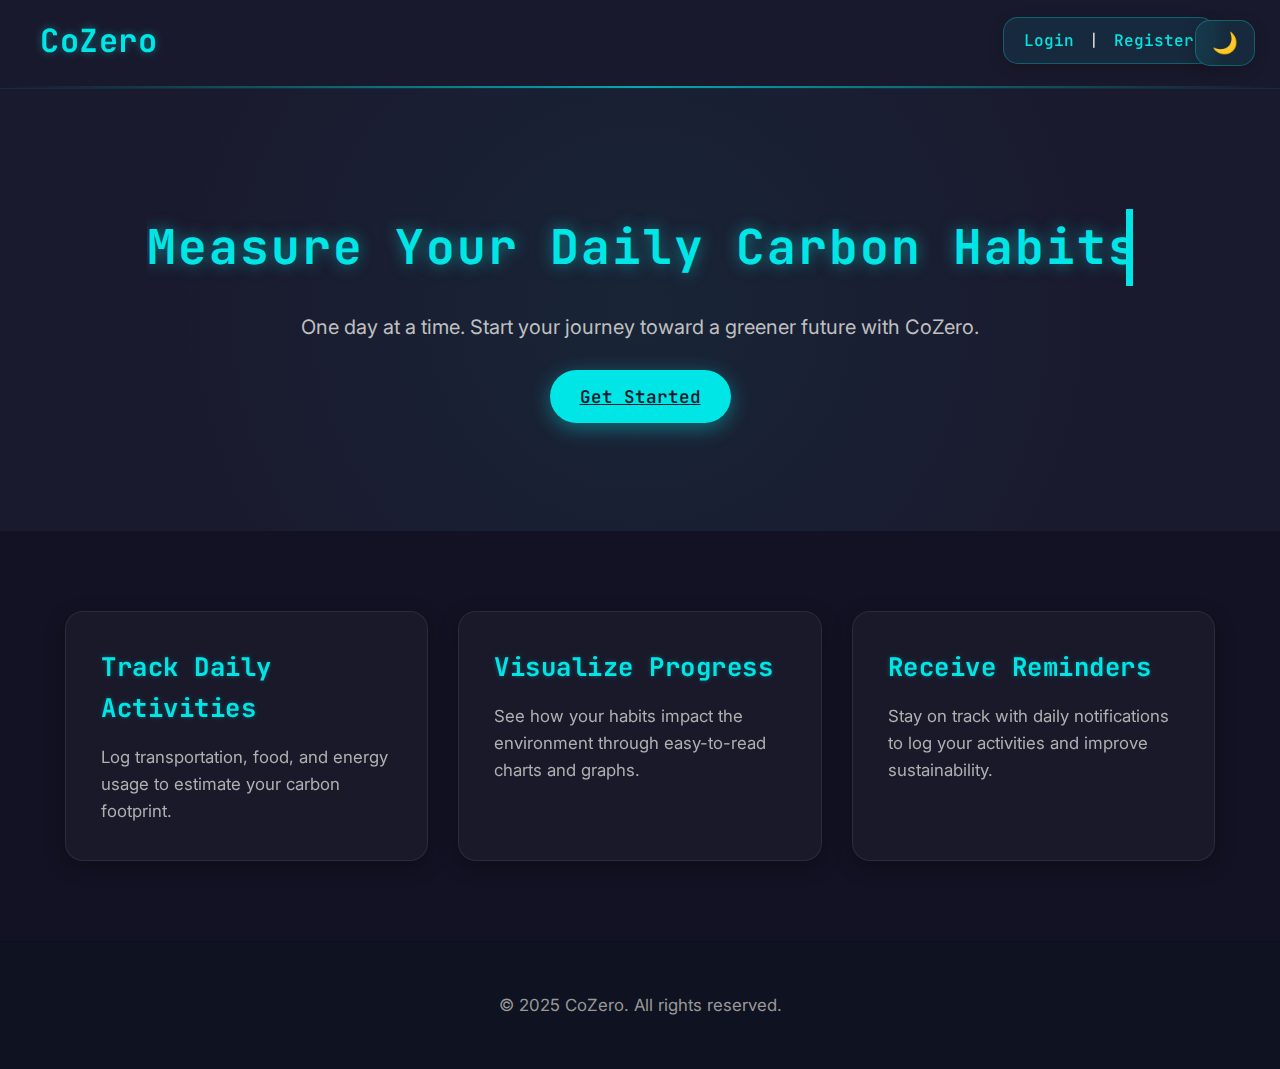
<file: index.html>
<!DOCTYPE html>
<html lang="en">
<head>
  <meta charset="UTF-8" />
  <meta name="viewport" content="width=device-width, initial-scale=1.0"/>
  <title>CoZero</title>
 
  <link href="https://fonts.googleapis.com/css2?family=Inter:wght@400;600&family=JetBrains+Mono&display=swap" rel="stylesheet">
  <link rel="stylesheet" href="css/styles.css" />
  <link rel="stylesheet" href="css/light-dark-mode.css" />
</head>
<body class=""> <header class="site-header">
    <div class="header-wrapper container">
      <div class="header-left">
        <a href="index.html" class="logo-link">
          <h1 class="logo">CoZero</h1>
        </a>
      </div>
     
      <div class="header-right">
        <div class="auth-links">
          <a href="login.html">Login</a> | <a href="register.html">Register</a>
        </div>
        <button id="theme-toggle" class="theme-toggle">🌙</button>
      </div>
    </div>
    <div class="vaporwave-line"></div>
  </header>
 
 
  <section class="hero-section">
    <div class="container">
      <h2 class="hero-title">Measure Your Daily Carbon Habits</h2>
      <p>One day at a time. Start your journey toward a greener future with CoZero.</p>
      <a href="login.html" class="btn-primary">Get Started</a>
    </div>
  </section>
 
  <section class="features-section">
    <div class="container grid-columns"> <div class="feature-card">
        <h3>Track Daily Activities</h3>
        <p>Log transportation, food, and energy usage to estimate your carbon footprint.</p>
      </div>
      <div class="feature-card">
        <h3>Visualize Progress</h3>
        <p>See how your habits impact the environment through easy-to-read charts and graphs.</p>
      </div>
      <div class="feature-card">
        <h3>Receive Reminders</h3>
        <p>Stay on track with daily notifications to log your activities and improve sustainability.</p>
      </div>
    </div>
  </section>
 
  <footer class="site-footer">
    <div class="container">
      <p>&copy; 2025 CoZero. All rights reserved.</p>
    </div>
  </footer>
 
  <script src="js/theme-toggle.js"></script>
</body>
</html>
</file>
<file: css/styles.css>
/*
 * style.css
 * This file contains the default (dark mode) styles for your website.
 * Design Principle: Deep indigo background, vibrant electric cyan accents, subtle glassmorphism.
 */
 
/* General Styles */
* {
  margin: 0;
  padding: 0;
  box-sizing: border-box;
}
 
body {
  font-family: 'Inter', sans-serif;
  color: #e0e0e0; /* Soft off-white for main text in dark mode */
  background-color: #1a1a2e; /* Deep indigo background for dark mode */
  line-height: 1.6;
  transition: background-color 0.4s ease, color 0.4s ease; /* Smoother transitions */
 
  /* NEW: Flexbox for full page layout (especially for login/register pages) */
  display: flex;
  flex-direction: column; /* Stack header, main content, and footer vertically */
  min-height: 100vh; /* Ensure body takes at least full viewport height */
}
 
/* Container for layout */
.container {
  max-width: 1200px;
  margin: 0 auto;
  padding: 0 25px; /* Slightly more padding */
}
 
/* Typography Enhancements */
h1, h2, h3 {
    font-family: 'Sreda', 'JetBrains Mono', monospace; /* Futuristic font for headings */
    letter-spacing: 0.5px;
}
 
p {
    font-family: 'Inter', sans-serif;
    font-size: 1.05rem; /* Slightly larger base paragraph font */
}
 
/* Logo - Futuristic Font */
.logo {
  font-size: 2rem; /* Slightly larger logo */
  font-weight: 700; /* Bolder logo */
  color: #00e6e6; /* Vibrant electric cyan for dark mode */
  text-shadow: 0 0 8px rgba(0, 230, 230, 0.4); /* Subtle glow */
}
 
/* Styling for the clickable logo link */
.logo-link {
    text-decoration: none; /* Remove underline from the logo link */
    color: inherit; /* Inherit color from h1.logo */
}
.logo-link:hover .logo {
    opacity: 0.8; /* Subtle hover effect on the logo itself */
    text-shadow: 0 0 12px rgba(0, 230, 230, 0.7); /* Slightly stronger glow on hover */
}
 
 
/* Header */
.site-header {
  width: 100%;
  position: relative;
  display: flex;
  flex-direction: column; /* Allow vaporwave line below content */
  align-items: center;
  justify-content: space-between;
  padding: 15px 0 0; /* Adjusted padding */
  background-color: rgba(26, 26, 46, 0.9); /* Slightly transparent background for glass effect */
  backdrop-filter: blur(12px); /* Stronger blur */
  border-bottom: 1px solid rgba(0, 230, 230, 0.1); /* Subtle bottom border */
  transition: background-color 0.4s ease;
  z-index: 10;
}
 
.header-wrapper {
    display: flex;
    justify-content: space-between;
    align-items: center;
    width: 100%;
    padding-bottom: 15px; /* Space between content and line */
}
 
/* Animated Vaporwave Line */
.vaporwave-line {
  width: 100%;
  height: 2px;
  background: linear-gradient(90deg, transparent, #00e6e6, transparent); /* Vibrant electric cyan vapor wave line */
  animation: vaporWave 4s cubic-bezier(0.4, 0, 0.2, 1) infinite; /* Smoother animation curve */
  opacity: 0.7;
  margin-top: 5px; /* Adjust spacing */
}
 
@keyframes vaporWave {
  0% {
    transform: translateX(-100%);
    opacity: 0.4;
  }
  50% {
    transform: translateX(100%);
    opacity: 1;
  }
  100% {
    transform: translateX(-100%);
    opacity: 0.4;
  }
}
 
.header-left,
.header-right {
  display: flex;
  align-items: center;
  gap: 20px; /* Increased gap */
}
 
.header-left {
  justify-content: flex-start;
  padding-left: 0; /* Handled by container implicitly through negative margin */
  margin-top: 0;
  margin-left: -25px; /* UPDATED: Moves "CoZero" further to the left */
}
 
.header-right {
  justify-content: flex-end;
  padding-right: 0; /* Handled by container */
  margin-top: 0;
}
 
/* Auth Links */
.auth-links {
  display: flex;
  align-items: center;
  gap: 15px; /* Increased gap */
  font-family: 'JetBrains Mono', monospace;
  padding: 10px 20px; /* Slightly larger padding */
  border-radius: 15px; /* More rounded corners */
  background: rgba(0, 230, 230, 0.08); /* Subtle cyan overlay */
  border: 1px solid rgba(0, 230, 230, 0.3);
  backdrop-filter: blur(10px);
  box-shadow: 0 4px 15px rgba(0, 0, 0, 0.2); /* Deeper shadow */
  transition: all 0.3s ease;
}
 
.auth-links a {
  text-decoration: none;
  color: #00e6e6; /* Vibrant electric cyan link color */
  font-weight: 500;
  transition: color 0.3s ease;
  position: relative;
}
 
.auth-links a::after {
  content: '';
  position: absolute;
  width: 0%;
  height: 2px;
  bottom: -6px; /* Lower underline */
  left: 0;
  background: #00e6e6; /* Vibrant electric cyan underline */
  transition: width 0.3s ease;
}
 
.auth-links a:hover::after {
  width: 100%;
}
 
.auth-links a:hover {
  color: #00ff00; /* Brighter green on hover for contrast */
}
 
/* Theme Toggle Button - Fixed Position in Top Right */
.theme-toggle {
  position: fixed; /* Keep fixed position */
  top: 20px; /* Adjusted position */
  right: 25px; /* Adjusted position */
  background: rgba(0, 230, 230, 0.08);
  border: 1px solid rgba(0, 230, 230, 0.3);
  padding: 10px 16px; /* Consistent padding */
  border-radius: 15px; /* Consistent rounding */
  font-size: 1.3rem; /* Slightly larger icon */
  color: #00e6e6; /* Vibrant electric cyan icon color */
  cursor: pointer;
  backdrop-filter: blur(10px);
  z-index: 11; /* Above header for sure */
  box-shadow: 0 4px 15px rgba(0, 0, 0, 0.2);
  transition: all 0.3s ease;
}
 
.theme-toggle:hover {
  background: rgba(0, 230, 230, 0.18); /* More noticeable hover background */
  border-color: #00ff00; /* Green border on hover */
  color: #00ff00; /* Green icon on hover */
  box-shadow: 0 0 20px rgba(0, 230, 230, 0.7); /* Stronger glow on hover */
}
 
/* Hero Section */
.hero-section {
  padding: 120px 0; /* More vertical space */
  text-align: center;
  background: radial-gradient(circle at center, rgba(0, 230, 230, 0.05) 0%, transparent 70%); /* Subtle radial glow */
}
 
.hero-section h2 {
  font-size: 3rem; /* Larger heading */
  margin-bottom: 25px; /* More space */
  letter-spacing: 2px;
  color: #00e6e6; /* Hero section heading color - CYAN */
  text-shadow: 0 0 15px rgba(0, 230, 230, 0.5); /* Glowing effect */
}
 
.hero-section p {
  font-size: 1.25rem; /* Larger paragraph */
  margin-bottom: 40px; /* More space */
  max-width: 800px;
  margin-left: auto;
  margin-right: auto;
  color: #c0c0c0; /* Slightly darker text for contrast with cyan */
}
 
.hero-title {
  overflow: hidden;
  border-right: .15em solid #00e6e6; /* Vibrant electric cyan blinking cursor */
  white-space: nowrap;
  margin: 0 auto;
  letter-spacing: 2px;
  width: 34ch;
  animation:
    smoothType 4s ease-out forwards,
    blink-caret 0.75s step-end infinite;
}
 
/* Typing animation */
@keyframes smoothType {
  from {
    width: 0;
  }
  to {
    width: 34ch; /* Adjust if you change the text */
  }
}

 
/* Cursor blinking */
@keyframes blink-caret {
  from, to { border-color: transparent }
  50% { border-color: #00e6e6 } /* Vibrant electric cyan blinking cursor */
}
 
.btn-primary {
  background-color: #00e6e6; /* Vibrant electric cyan button background */
  color: #1a1a2e; /* Dark indigo text for contrast */
  border: none; /* No border needed with solid background */
  padding: 15px 30px; /* Larger padding */
  font-size: 1.1rem; /* Larger font */
  font-family: 'JetBrains Mono', monospace;
  font-weight: 600;
  border-radius: 50px; /* Pill shape */
  cursor: pointer;
  transition: all 0.3s ease;
  box-shadow: 0 5px 20px rgba(0, 230, 230, 0.4); /* Stronger shadow */
}
 
.btn-primary:hover {
  background-color: #00ff00; /* Green on hover */
  color: #0a0a1a; /* Even darker text */
  box-shadow: 0 0 25px rgba(0, 255, 0, 0.6); /* Green glow on hover */
  transform: translateY(-3px); /* Subtle lift effect */
}
 
/* Feature Cards */
.features-section {
  padding: 80px 0; /* More vertical space */
  background-color: #121224; /* Slightly lighter background for section contrast */
}
 
.grid-columns {
    display: grid;
    grid-template-columns: repeat(auto-fit, minmax(280px, 1fr));
    gap: 30px; /* Space between cards */
}
 
.feature-card {
  background: rgba(255, 255, 255, 0.03); /* More subtle background for glass effect */
  backdrop-filter: blur(8px);
  border: 1px solid rgba(255, 255, 255, 0.08); /* More subtle border */
  border-radius: 18px; /* More rounded corners */
  padding: 35px; /* More padding */
  transition: transform 0.3s ease, border-color 0.3s ease, box-shadow 0.3s ease;
  box-shadow: 0 6px 20px rgba(0, 0, 0, 0.3); /* Deeper shadow */
}
 
.feature-card:hover {
  transform: translateY(-8px); /* More pronounced lift */
  border-color: #00e6e6; /* Vibrant electric cyan border on hover */
  box-shadow: 0 10px 30px rgba(0, 230, 230, 0.3); /* Stronger glow shadow */
}
 
.feature-card h3 {
  margin-bottom: 15px; /* More space */
  font-size: 1.6rem; /* Larger heading */
  color: #00e6e6; /* Vibrant electric cyan heading color */
  text-shadow: 0 0 5px rgba(0, 230, 230, 0.3);
}
 
.feature-card p {
    color: #b0b0b0; /* Slightly desaturated text for feature cards */
}
 
/* Footer */
.site-footer {
  padding: 50px 0; /* More padding */
  text-align: center;
  font-size: 0.95rem;
  background-color: #0f1220; /* Distinct, very dark blue for footer */
  color: #999; /* Softer grey footer text */
  border-top: 1px solid rgba(0, 0, 0, 0.1);
}
 
/* Wrapper for main content to center forms on login/register pages */
.content-wrapper {
    flex-grow: 1; /* Allows this section to take up all available vertical space */
    display: flex;
    justify-content: center; /* Centers content horizontally */
    align-items: center; /* Centers content vertically */
    padding: 20px; /* Add some padding around the centered content */
    width: 100%; /* Ensure it spans full width */
}
 
/* Responsive Adjustments */
@media (max-width: 768px) {
  .hero-section h2 {
    font-size: 2.5rem;
  }
  .hero-section p {
    font-size: 1.1rem;
  }
  .theme-toggle {
    top: 15px;
    right: 15px;
    padding: 8px 12px;
    font-size: 1rem;
  }
  .auth-links {
    padding: 6px 12px;
    font-size: 0.9rem;
  }
  .auth-links a {
    font-size: 0.9rem;
  }
  .grid-columns {
    grid-template-columns: 1fr; /* Stack cards on small screens */
  }
  .feature-card {
    margin-bottom: 20px;
  }
}
</file>
<file: css/light-dark-mode.css>
/*
 * light-dark-mode.css
 * This file contains styles that override the default styles for light mode.
 * Design Principle: Light grey background, dark grey text, vibrant coral accents.
 */

/* Light Mode Body & Global Overrides */
body.light-mode {
  color: #333333; /* Darker text for light mode */
  background-color: #f0f2f5; /* Light grey background for light mode */
}

/* Light Mode Header Overrides */
body.light-mode .site-header {
  background-color: rgba(255, 255, 255, 0.9); /* Lighter, more transparent header */
  border-bottom: 1px solid rgba(255, 107, 107, 0.1); /* Subtle coral border */
}

body.light-mode .logo {
  color: #ff6b6b; /* Vibrant coral for logo in light mode */
  text-shadow: 0 0 8px rgba(255, 107, 107, 0.4);
}

body.light-mode .vaporwave-line {
  background: linear-gradient(90deg, transparent, #ff6b6b, transparent); /* Coral vapor wave line */
}

body.light-mode .auth-links {
  background: rgba(255, 107, 107, 0.08); /* Subtle coral overlay */
  border: 1px solid rgba(255, 107, 107, 0.3);
  box-shadow: 0 4px 15px rgba(0, 0, 0, 0.1);
}

body.light-mode .auth-links a {
  color: #ff6b6b; /* Vibrant coral link color */
}

body.light-mode .auth-links a::after {
  background: #ff6b6b; /* Vibrant coral underline */
}

body.light-mode .auth-links a:hover {
  color: #cc0000; /* Darker red on hover */
}

/* Light Mode Theme Toggle Overrides */
body.light-mode .theme-toggle {
  background: rgba(255, 107, 107, 0.08);
  border: 1px solid rgba(255, 107, 107, 0.3);
  color: #ff6b6b; /* Vibrant coral icon color */
  box-shadow: 0 4px 15px rgba(0, 0, 0, 0.1);
}

body.light-mode .theme-toggle:hover {
  background: rgba(255, 107, 107, 0.18);
  border-color: #cc0000; /* Darker red border on hover */
  color: #cc0000; /* Darker red icon on hover */
  box-shadow: 0 0 20px rgba(255, 107, 107, 0.4);
}

/* Light Mode Hero Section Overrides */
body.light-mode .hero-section {
  background: radial-gradient(circle at center, rgba(255, 107, 107, 0.05) 0%, transparent 70%); /* Subtle radial glow */
}

body.light-mode .hero-section h2 {
  color: #ff6b6b; /* Hero section heading color - CORAL */
  text-shadow: 0 0 15px rgba(255, 107, 107, 0.5);
}

body.light-mode .hero-section p {
  color: #555555; /* Darker text for contrast */
}

/* NEW: Light Mode specific blinking caret animation */
@keyframes light-blink-caret {
  from, to { border-color: transparent }
  50% { border-color: #ff6b6b; } /* Blinking cursor 50% color, now vibrant coral for light mode */
}

/* Apply light mode animation to hero title */
body.light-mode .hero-title {
  /* Override the default animation with the light-mode specific one */
  animation: typing 4s steps(30, end), light-blink-caret 0.75s step-end infinite;
  border-right-color: #ff6b6b; /* Ensure initial/final color is correct */
}

body.light-mode .btn-primary {
  background-color: #ff6b6b; /* Vibrant coral button background */
  color: #fff; /* White text for contrast */
  box-shadow: 0 5px 20px rgba(255, 107, 107, 0.4);
}

body.light-mode .btn-primary:hover {
  background-color: #cc0000; /* Darker red on hover */
  color: #fff;
  box-shadow: 0 0 25px rgba(255, 0, 0, 0.6);
}

/* Light Mode Feature Cards Overrides */
body.light-mode .features-section {
  background-color: #e2e4e7; /* Slightly darker background for section contrast */
}

body.light-mode .feature-card {
  background: rgba(255, 255, 255, 0.6); /* More opaque white background for glass effect */
  border: 1px solid rgba(0, 0, 0, 0.1);
  box-shadow: 0 6px 20px rgba(0, 0, 0, 0.15);
}

body.light-mode .feature-card:hover {
  border-color: #ff6b6b; /* Vibrant coral border on hover */
  box-shadow: 0 10px 30px rgba(255, 107, 107, 0.3);
}

body.light-mode .feature-card h3 {
  color: #ff6b6b; /* Vibrant coral heading color */
  text-shadow: 0 0 5px rgba(255, 107, 107, 0.3);
}

body.light-mode .feature-card p {
    color: #555555; /* Darker text */
}

/* Light Mode Footer Overrides */
body.light-mode .site-footer {
  background-color: #d0d2d5; /* Distinct, slightly darker grey for footer */
  color: #666; /* Softer grey footer text */
  border-top: 1px solid rgba(0, 0, 0, 0.05);
}
</file>
